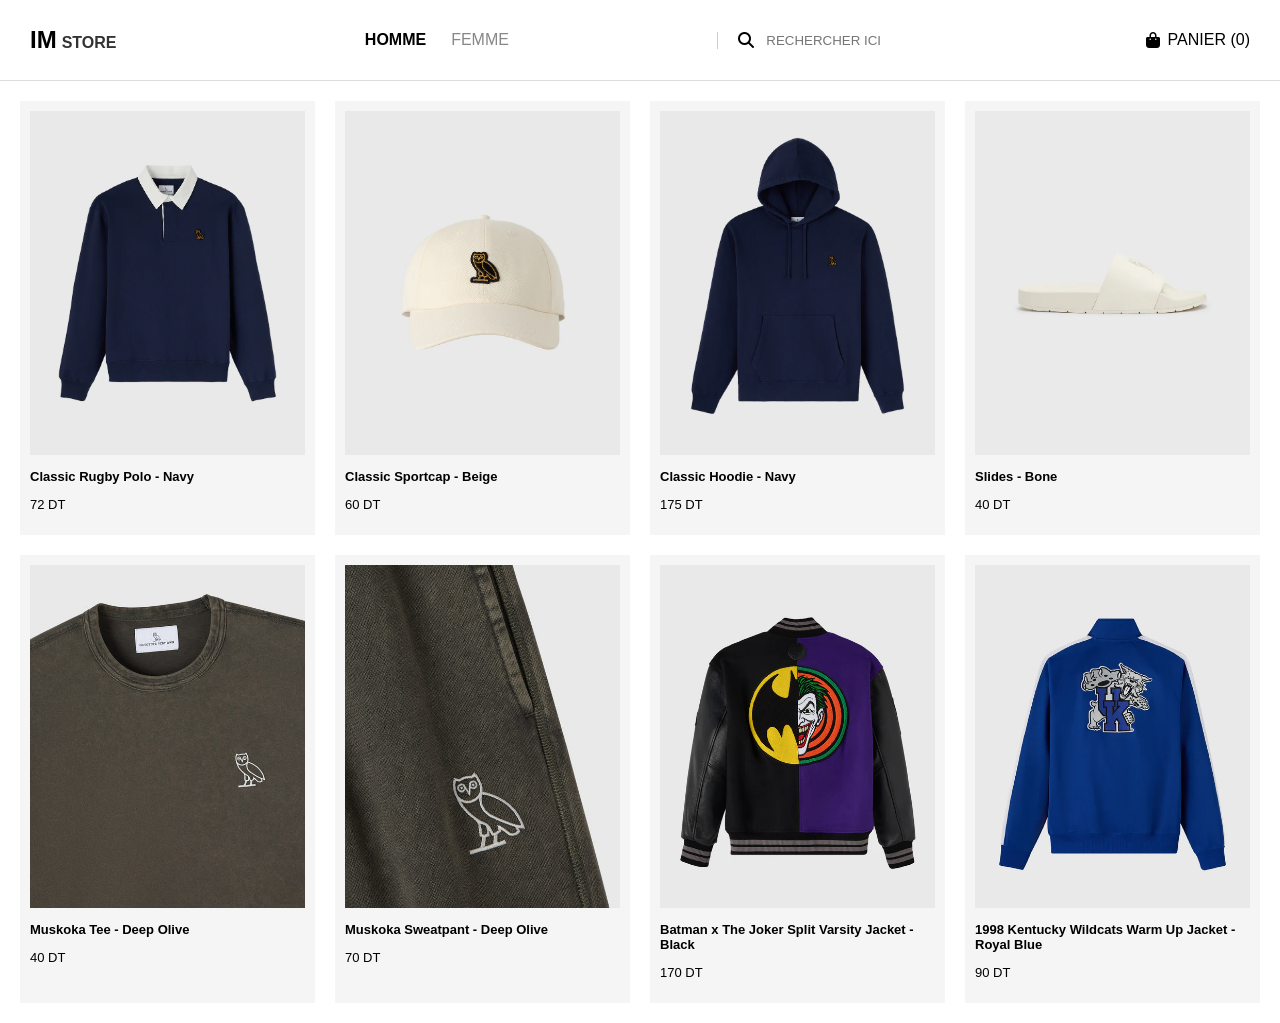
<file: index.html>
<!DOCTYPE html>
<html lang="fr">
<head>
  <meta charset="UTF-8">
  <title>IM.TN</title>
  <link rel="stylesheet" href="main.css">
  <link rel="stylesheet" href="https://cdnjs.cloudflare.com/ajax/libs/font-awesome/6.4.0/css/all.min.css">
</head>
<body>

<header class="navbar">
  <div class="logo-container">
  <span class="logo-main">IM</span>
  <span class="logo-sub">Store</span>
</div>
  <ul class="menu">
    <li id="homme" class="active" onclick="setCategory('homme')">HOMME</li>
    <li id="femme" onclick="setCategory('femme')">FEMME</li>
  </ul>
  <div class="search-box">
    <i class="fa fa-search"></i>
    <input type="text" placeholder="RECHERCHER ICI">
  </div>
  <div class="nav-item" onclick="toggleCart()" style="cursor:pointer;">
    <i class="fa-solid fa-bag-shopping"></i>
    <span>PANIER (<span id="cart-count">0</span>)</span>
  </div>
</header>

<section class="products">
  <div id="products-grid" style="display: contents;">
  </div>
</section>
</section>

<div id="product-modal" class="modal hidden">
  <div class="modal-content">
    <span class="close" onclick="closeProduct()">&times;</span>
    <div class="product-container">
      <div class="product-image"><img id="modal-img"></div>
      <div class="product-details">
        <div class="top">
          <h2 id="modal-title"></h2>
          <span class="price" id="modal-price"></span>
        </div>
        <div class="info"><h4>DETAILS</h4><p id="modal-details">Description...</p></div>
        <button class="add-btn" onclick="addToBag()">ADD TO BAG</button>
      </div>
    </div>
  </div>
</div>

<div id="side-cart" class="side-cart hidden">
    <div class="side-cart-content">
        <span class="close-side" onclick="toggleSideCart()">&times;</span>
        <h2 class="added-title">PRODUIT AJOUTÉ</h2>
        <div id="last-added-item" class="last-item-preview"></div>
        <div class="side-cart-btns">
            <button class="btn-black" onclick="toggleSideCart(); toggleCart(); showCheckoutForm();">PASSER COMMANDE</button>
            <button class="btn-white" onclick="toggleSideCart(); toggleCart();">VOIR PANIER (<span id="side-cart-count">0</span>)</button>
        </div>
    </div>
</div>

<div id="cart-modal" class="modal hidden">
  <div class="modal-content cart-view">
    <span class="close" onclick="toggleCart()">&times;</span>
    <h2 style="text-align: center;">VOTRE PANIER</h2>
    <div id="cart-items-list"></div>
    <div id="cart-summary">
      <hr>
      <p>Total: <span id="cart-total">0 DT</span></p>
      <button class="buy-btn" onclick="showCheckoutForm()">COMMANDER</button>
    </div>
    <div id="checkout-form" class="hidden">
      <h3>LIVRAISON</h3>
      <input type="text" id="cust-name" placeholder="Nom et Prénom">
      <input type="tel" id="cust-phone" placeholder="Numéro de Téléphone">
      <textarea id="cust-address" placeholder="Adresse complète"></textarea>
      <button class="confirm-btn" onclick="confirmOrder()">CONFIRMER</button>
    </div>
  </div>
</div>

<script src="details.js"></script>
</body>
</html>
</file>
<file: main.css>
/* GENERAL */
body {
  margin: 0;
  font-family: Arial, Helvetica, sans-serif;
}

/* NAVBAR */
.navbar {
  display: flex;
  align-items: center;
  justify-content: space-between;
  padding: 15px 30px;
  border-bottom: 1px solid #ddd;
  background: white;
}

.logo {
  font-size: 28px;
  font-weight: bold;
  letter-spacing: 2px;
}

.menu {
  display: flex;
  list-style: none;
  gap: 25px;
}

.menu li {
  cursor: pointer;
  color: #888;
  transition: 0.2s;
}

.menu li.active {
  color: black;
  font-weight: bold;
}
.menu .active {
  color: black;
  font-weight: bold;
}

/* SEARCH */
.search-box {
  display: flex;
  align-items: center;
  border-left: 1px solid #ccc;
  padding-left: 20px;
}

.search-box input {
  border: none;
  outline: none;
  margin-left: 10px;
}

/* ICONS */
.icons {
  display: flex;
  gap: 20px;
  font-size: 14px;
}

.icons div {
  cursor: pointer;
  display: flex;
  align-items: center;
  gap: 5px;
}

/* PRODUCTS GRID */
.products {
  display: grid;
  grid-template-columns: repeat(4, 1fr);
  gap: 20px;
  padding: 20px;
}

.product {
  background: #f5f5f5;
  padding: 10px;
  transition: 0.3s;
  cursor: pointer;
}

.product img {
  width: 100%;
}

.product h3 {
  font-size: 13px;
  margin: 10px 0 5px;
}

.product p {
  font-size: 13px;
}

/* HOVER */
.product:hover {
  transform: scale(1.03);
}

/* ========================= */
/* PRODUCT DETAIL */
/* ========================= */

.product-detail {
  display: none;
  padding: 40px;
}

.detail-container {
  display: flex;
  gap: 50px;
}

/* IMAGE */
.detail-image img {
  width: 500px;
  max-width: 100%;
}

/* INFO */
.detail-info {
  max-width: 400px;
}

.detail-info h2 {
  margin-bottom: 10px;
}

.detail-info p {
  margin: 10px 0;
}

/* BUTTON */
.add-btn {
  background: black;
  color: white;
  padding: 15px;
  border: none;
  width: 100%;
  margin: 20px 0;
  cursor: pointer;
  transition: 0.3s;
}

.add-btn:hover {
  background: #333;
}

/* BACK BUTTON */
.detail-info button:last-child {
  padding: 10px;
  border: none;
  background: #ddd;
  cursor: pointer;
}
.nav-item {
    display: flex;
    align-items: center;
    gap: 8px;
    cursor: pointer;
}
.product-container {
    display: flex;
}

/* IMAGE */
.product-image {
    width: 65%;
    background: #ddd;
    display: flex;
    justify-content: center;
    align-items: center;
}

.product-image img {
    width: 80%;
}

/* DETAILS */
.product-details {
    width: 35%;
    padding: 30px;
    background: #f0f0f0;
}

.top {
    display: flex;
    justify-content: space-between;
    align-items: center;
}

.price {
    font-weight: bold;
}

.label {
    margin-top: 20px;
    font-size: 12px;
    color: gray;
}

/* COLORS */
.colors {
    display: flex;
    gap: 10px;
    margin: 10px 0;
}

.color-box {
    width: 50px;
    height: 50px;
    background: #ccc;
    border: 1px solid #999;
}

.color-box.active {
    border: 2px solid black;
}

/* SIZES */
.sizes {
    display: flex;
    flex-wrap: wrap;
    margin: 20px 0;
}

.sizes span {
    padding: 10px 15px;
    border: 1px solid #ccc;
    margin: 5px;
    cursor: pointer;
}

.sizes span:hover {
    border: 1px solid black;
}

/* BUTTON */
.add-btn {
    width: 100%;
    padding: 15px;
    background: black;
    color: #c9a84f;
    border: none;
    margin: 20px 0;
    font-weight: bold;
    cursor: pointer;
}

/* INFO */
.info h4 {
    font-size: 12px;
    margin-bottom: 10px;
}

.size-guide {
    font-size: 12px;
    color: gray;
    cursor: pointer;
}
.modal {
  position: fixed;
  top: 0;
  left: 0;
  width: 100%;
  height: 100%;
  background: rgba(0,0,0,0.6);
  display: flex;
  justify-content: center;
  align-items: center;
  z-index: 999;
}

.modal-content {
  background: white;
  width: 80%;
  max-width: 900px;
  padding: 20px;
  border-radius: 10px;
  position: relative;
}

.hidden {
  display: none;
}

.close {
  position: absolute;
  right: 15px;
  top: 10px;
  font-size: 30px;
  cursor: pointer;
}
.hidden { display: none !important; }

.cart-view { max-width: 500px; }

.cart-item {
  display: flex;
  justify-content: space-between;
  align-items: center;
  padding: 10px 0;
  border-bottom: 1px solid #eee;
}

.cart-item img { width: 50px; border-radius: 5px; }

#checkout-form input, #checkout-form textarea {
  width: 100%;
  margin: 10px 0;
  padding: 10px;
  border: 1px solid #ccc;
}

.confirm-btn {
  background: black;
  color: white;
  width: 100%;
  padding: 15px;
  border: none;
  cursor: pointer;
}
.side-cart {
    position: fixed;
    right: 0; top: 0;
    width: 350px; height: 100%;
    background: white;
    box-shadow: -5px 0 15px rgba(0,0,0,0.1);
    z-index: 1000;
    padding: 30px;
    transition: 0.3s ease;
}

.last-item-preview {
    display: flex;
    gap: 15px;
    margin: 30px 0;
}

.last-item-preview img { width: 120px; object-fit: cover; }

.added-title { font-size: 18px; font-weight: bold; border-bottom: 2px solid black; padding-bottom: 10px; }

.side-cart-btns { display: flex; flex-direction: column; gap: 10px; }

.btn-black { background: black; color: white; padding: 15px; border: none; font-weight: bold; cursor: pointer; }
.btn-white { background: white; color: black; padding: 15px; border: 1px solid black; font-weight: bold; cursor: pointer; }

.close-side { font-size: 25px; cursor: pointer; float: right; }

.logo-container {
  display: flex;
  align-items: baseline; /* bech yjiw 3ala nafs el satr mel louta */
  gap: 5px;               /* l-espace binat-hom */
  font-family: sans-serif; /* baddel el font kima t7eb */
  font-weight: bold;
}

.logo-main {
  font-size: 24px;       /* kobr el kelma el kbira */
  color: #000;
}

.logo-sub {
  font-size: 16px;       /* asgher b-chwaya kima t7eb enty */
  color: #333;           /* tnajem tfa3teh chwaya ken t7eb */
  text-transform: uppercase;
}
</file>
